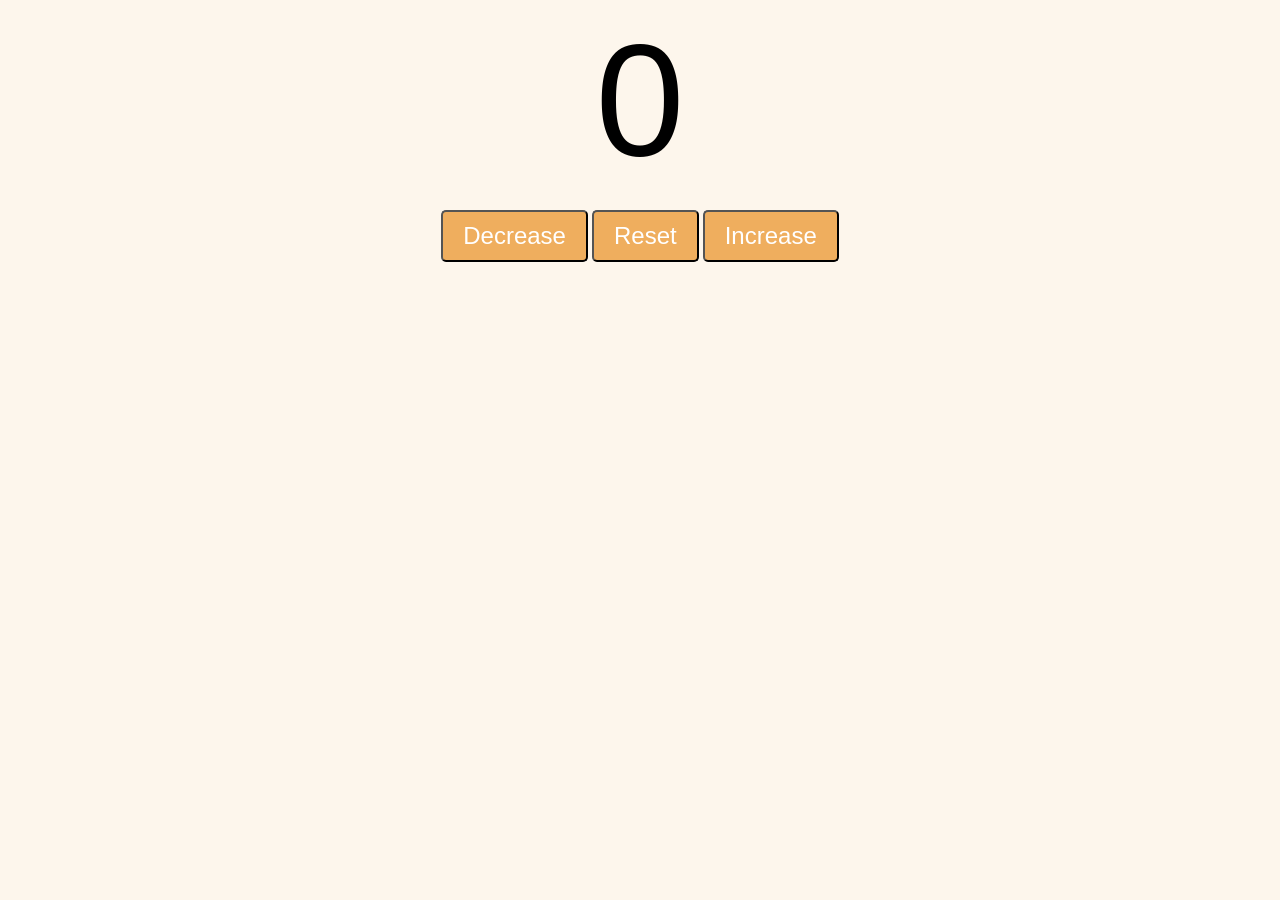
<file: counter/index.html>
<!DOCTYPE html>
<html lang="en">
<head>
  <meta charset="UTF-8">
  <meta name="viewport" content="width=device-width, initial-scale=1.0">
  <title>counter program</title>
  <link rel="stylesheet" href="style.css">
</head>
<body>
  <label id="countLabel">0</label><br>
  <div id="btncontainer">
  <button id="decreaseBtn" class="buttons">Decrease</button>
  <button id="resetBtn" class="buttons">Reset</button>
  <button id="increaseBtn" class="buttons">Increase</button>
   </div>

   <script src="index.js"></script>
</body>
</html>
</file>
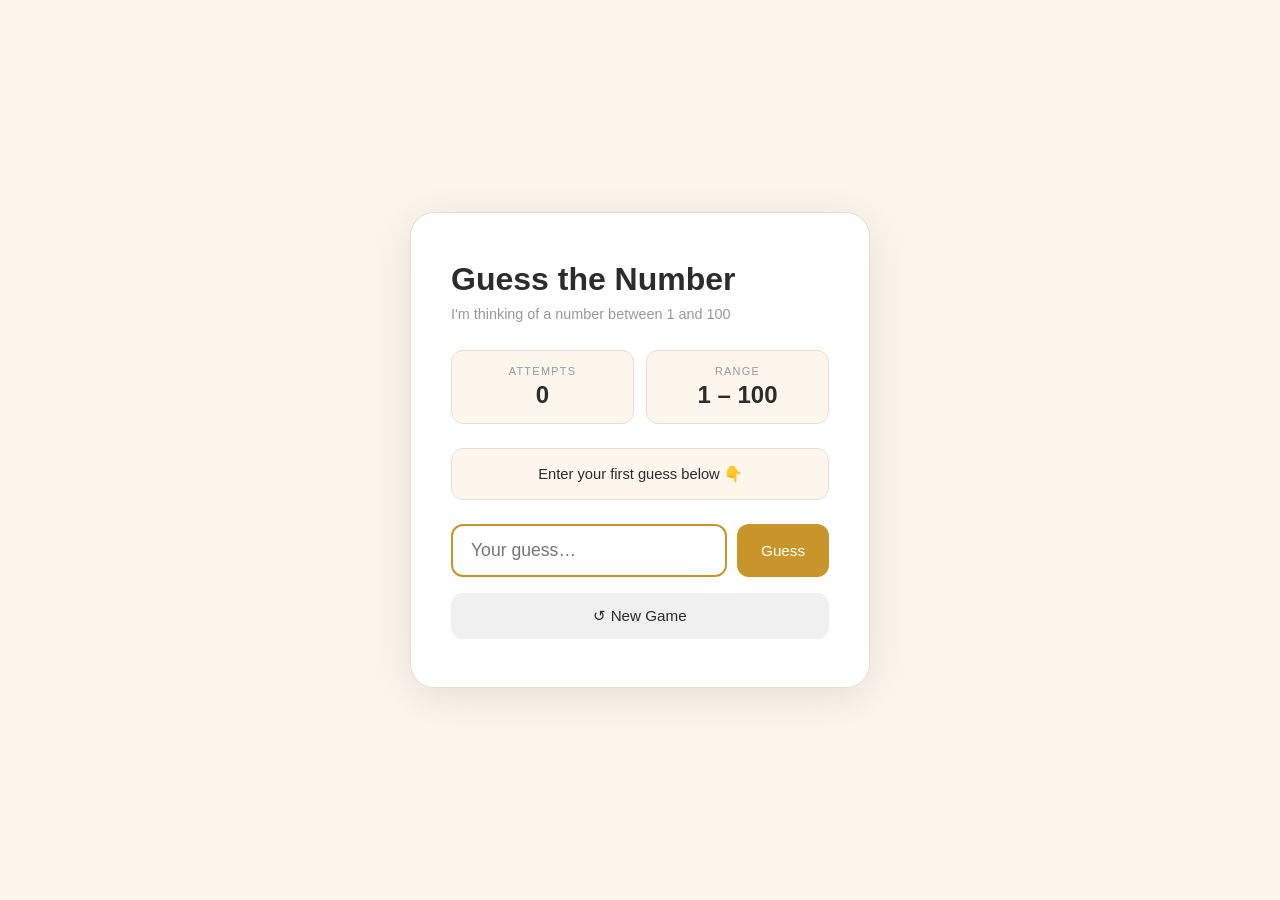
<file: Numberguessinggame/index.html>
<!DOCTYPE html>
<html lang="en">
<head>
  <meta charset="UTF-8">
  <meta name="viewport" content="width=device-width, initial-scale=1.0">
  <title>Guess The Number</title>
  <link rel="stylesheet" href="style.css">
</head>
<body>

  <div class="card">
    <h1>Guess the Number</h1>
    <p class="subtitle">I'm thinking of a number between 1 and 100</p>

    <div class="info-row">
      <div class="info-box">
        <div class="label">Attempts</div>
        <div class="value" id="attempts">0</div>
      </div>
      <div class="info-box">
        <div class="label">Range</div>
        <div class="value" id="range">1 – 100</div>
      </div>
    </div>

    <div class="hint" id="hint">Enter your first guess below 👇</div>

    <div class="input-row">
      <input type="number" id="guessInput" min="1" max="100" placeholder="Your guess…" />
      <button class="btn-guess" id="guessBtn" onclick="makeGuess()">Guess</button>
    </div>

    <button class="btn-reset" onclick="resetGame()">↺ New Game</button>

    <div id="historySection">
      <div class="history-title">Previous Guesses</div>
      <div class="history-list" id="historyList"></div>
    </div>
  </div>

  <script src="index.js"></script>
</body>
</html>
</file>
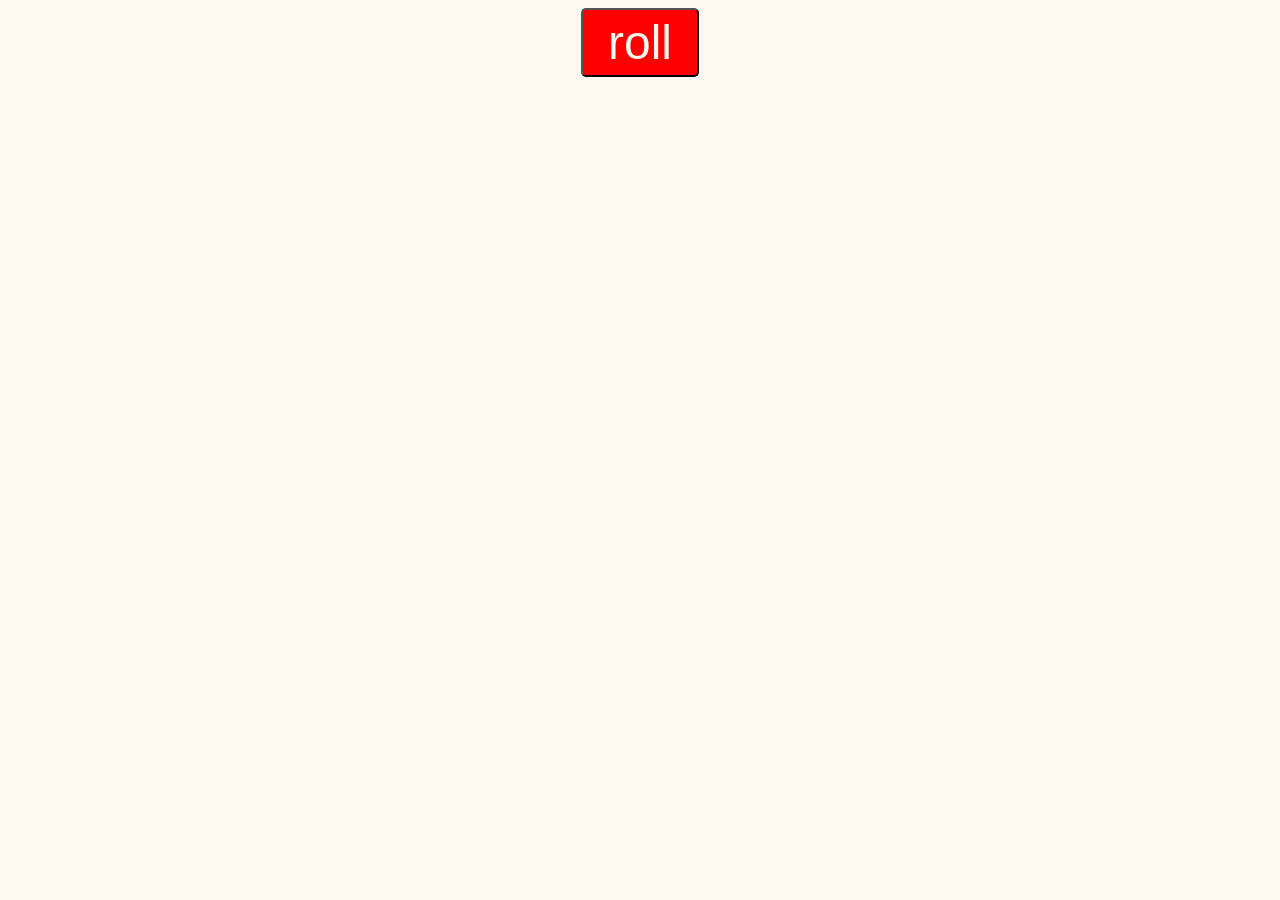
<file: randomnumbergenerator/index.html>
<!DOCTYPE html>
<html lang="en">
<head>
  <meta charset="UTF-8">
  <meta name="viewport" content="width=device-width, initial-scale=1.0">
  <title>random number generator</title>
  <link rel="stylesheet" href="style.css">
</head>
<body>
   <button id="myButton">roll</button><br>
   <label id="myLabel"></label>
   <script src="index.js"></script>
</body>
</html>
</file>
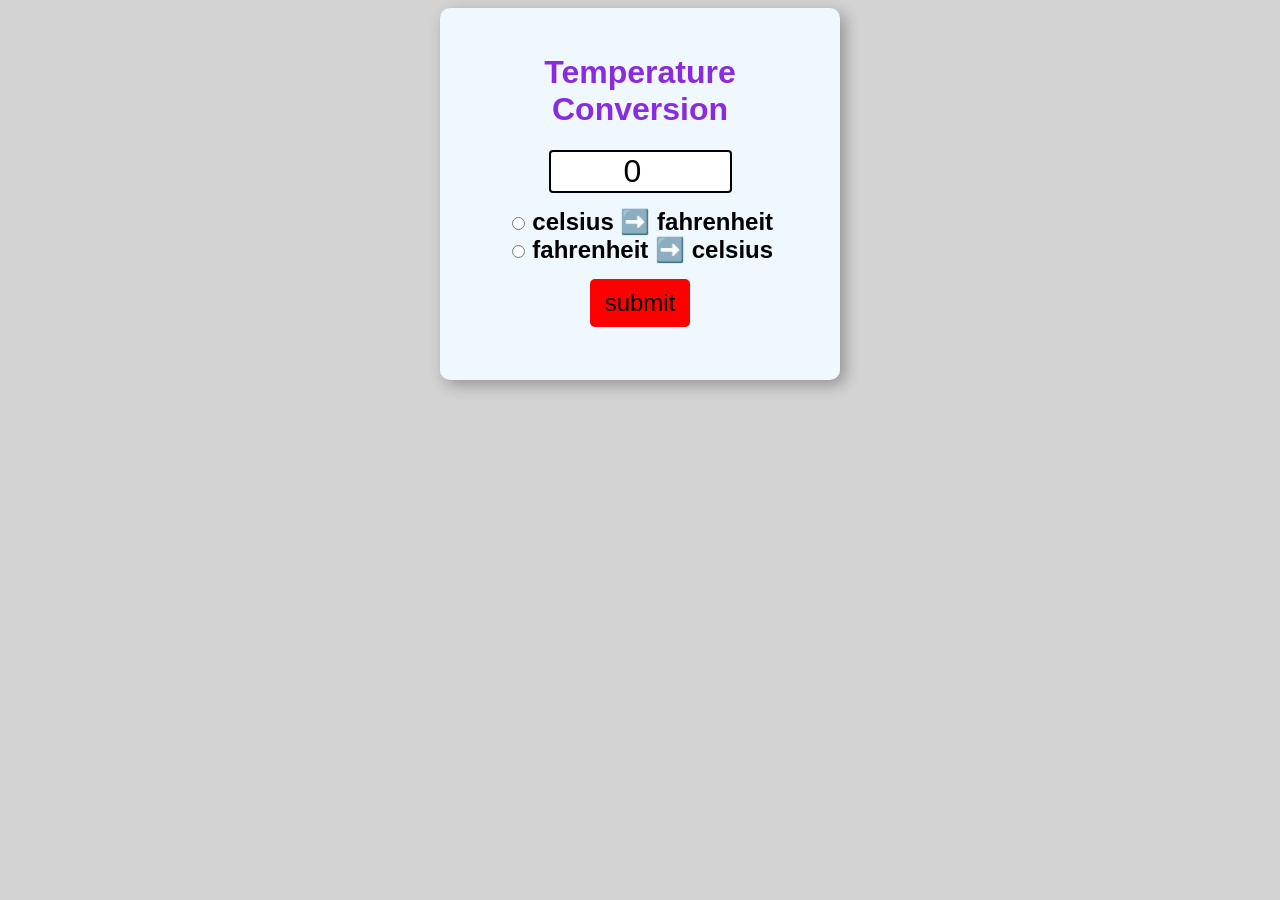
<file: temperatureconversions/index.html>
<!DOCTYPE html>
<html lang="en">
<head>
  <meta charset="UTF-8">
  <meta name="viewport" content="width=device-width, initial-scale=1.0">
  <title>Temperature conversions</title>
  <link rel="stylesheet" href="style.css">

</head>
<body>
     <form>
      <h1>Temperature Conversion</h1>
      <input type="number" id="textBox" value="0"><br>

      <input type="radio" id="tofahrenheit" name="unit">
      <label for="tofahrenheit">celsius ➡️ fahrenheit</label><br>
      <input type="radio" id="tocelsius" name="unit">
      <label for="tocelsius">fahrenheit ➡️ celsius</label><br>

      <button type="button" onclick="convert()">submit</button>
      <p id="result"></p>
    
     </form>
     <script src="index.js"></script>
</body>
</html>
</file>
<file: counter/style.css>
#countLabel{
  display:block;
  text-align:center;
  font-size:10em;
  font-family: Arial, Helvetica, sans-serif;

}

#btncontainer{
  text-align: center;
}
.buttons{
  padding:10px 20px;
  font-size: 1.5em;
  color:white;
  background-color: rgb(239, 174, 94);
  border-radius: 5px;
  cursor: pointer;
  transition: background-color 0.25s;
}
.buttons:hover{
  background-color:#c0392b;
}
body{
  background-color: #fdf6ec;
}
</file>
<file: Numberguessinggame/style.css>
* {
  margin: 0;
  padding: 0;
  box-sizing: border-box;
}

body {
  background: #fdf6ec;
  font-family: sans-serif;
  min-height: 100vh;
  display: flex;
  align-items: center;
  justify-content: center;
  padding: 20px;
}

.card {
  background: #ffffff;
  border-radius: 24px;
  padding: 48px 40px;
  width: 100%;
  max-width: 460px;
  box-shadow: 0 8px 48px rgba(0,0,0,0.1);
  border: 1px solid #e8ddd0;
}

h1 {
  font-size: 2rem;
  color: #2c2c2c;
  margin-bottom: 8px;
}

.subtitle {
  color: #999;
  font-size: 0.9rem;
  margin-bottom: 28px;
}

.info-row {
  display: flex;
  gap: 12px;
  margin-bottom: 24px;
}

.info-box {
  flex: 1;
  background: #fdf6ec;
  border: 1px solid #e8ddd0;
  border-radius: 12px;
  padding: 14px 16px;
  text-align: center;
}

.info-box .label {
  font-size: 0.68rem;
  text-transform: uppercase;
  letter-spacing: 0.12em;
  color: #999;
  margin-bottom: 4px;
}

.info-box .value {
  font-size: 1.5rem;
  font-weight: 700;
  color: #2c2c2c;
}

.hint {
  min-height: 52px;
  display: flex;
  align-items: center;
  justify-content: center;
  background: #fdf6ec;
  border-radius: 12px;
  border: 1px solid #e8ddd0;
  margin-bottom: 24px;
  padding: 12px 20px;
  text-align: center;
  font-size: 0.92rem;
  color: #2c2c2c;
  font-weight: 500;
  transition: all 0.3s ease;
}

.hint.too-low  { background: #fff8e6; border-color: #f0c060; color: #a07010; }
.hint.too-high { background: #fef0ee; border-color: #f0a090; color: #a02010; }
.hint.correct  { background: #eafaf1; border-color: #6bcb77; color: #1a7a30; }

.input-row {
  display: flex;
  gap: 10px;
  margin-bottom: 12px;
}

input[type="number"] {
  flex: 1;
  padding: 14px 18px;
  border: 2px solid #e8ddd0;
  border-radius: 12px;
  font-size: 1.1rem;
  color: #2c2c2c;
  background: #fff;
  outline: none;
  transition: border 0.2s;
  appearance: textfield;
}

input[type="number"]::-webkit-inner-spin-button,
input[type="number"]::-webkit-outer-spin-button {
  -webkit-appearance: none;
}

input[type="number"]:focus {
  border-color: #c8952a;
}


#historySection{
  display:none;
}
button {
  padding: 14px 24px;
  border: none;
  border-radius: 12px;
  font-size: 0.95rem;
  font-weight: 500;
  cursor: pointer;
  transition: background 0.25s ease, transform 0.1s ease;
}

button:active { transform: scale(0.97); }

.btn-guess {
  background: #c8952a;
  color: #fff;
}

.btn-guess:hover { background: #a87820; }

.btn-reset {
  width: 100%;
  background: #f0f0f0;
  color: #2c2c2c;
  margin-top: 4px;
}

.btn-reset:hover { background: #c0392b; color: #fff; }

.history-title {
  font-size: 0.7rem;
  text-transform: uppercase;
  letter-spacing: 0.15em;
  color: #999;
  margin: 20px 0 10px;
}

.history-list {
  display: flex;
  flex-wrap: wrap;
  gap: 8px;
}

.history-chip {
  padding: 4px 12px;
  border-radius: 999px;
  font-size: 0.8rem;
  font-weight: 500;
  border: 1px solid #e8ddd0;
  background: #fafafa;
  color: #999;
  animation: pop 0.2s ease;
}

.history-chip.low  { background: #fff8e6; border-color: #f0c060; color: #a07010; }
.history-chip.high { background: #fef0ee; border-color: #f0a090; color: #a02010; }
.history-chip.win  { background: #eafaf1; border-color: #6bcb77; color: #1a7a30; }

@keyframes pop {
  from { transform: scale(0.7); opacity: 0; }
  to   { transform: scale(1);   opacity: 1; }
}

input:disabled, button:disabled {
  opacity: 0.4;
  cursor: not-allowed;
}
</file>
<file: randomnumbergenerator/style.css>
body{
  font-family: Verdana, Geneva, Tahoma, sans-serif;
  text-align: center;
  background-color: #fff8f0;


}
#myButton{
  font-size:3em;
  padding:5px 25px;
  border-radius: 5px;
  color:#fdf6ec;
  background-color:red;
  
}
#myLabel{
  font-size:3em;
  color:orange;
}
</file>
<file: temperatureconversions/style.css>
body{
  font-family: sans-serif;
  background-color: lightgray;

}
h1{
  color:blueviolet;

}
form{
  background-color: aliceblue;
  text-align: center;
  max-width:350px;
  padding:25px;
  margin:auto;
  border-radius: 10px;
  box-shadow:5px 5px 15px hsla(0,0%,0%,0.3);

}
#textBox{
  width:50%;
  text-align:center;
  font-size:2em;
  border:2px solid black;
  border-radius:4px;
  margin-bottom:15px;
}

label{
  font-size:1.5em;
  font-weight: bold;
}

button{
  margin-top:15px;
  background-color: red;
  font-size:1.5em;
  border:none;
  padding:10px 15px;
  border-radius: 5px;
  cursor:pointer;
}

button:hover{
  background-color: hsl(0,100%,50%);
}
#result{
  font-size:1.75em;
  font-weight: bold;
}
</file>
